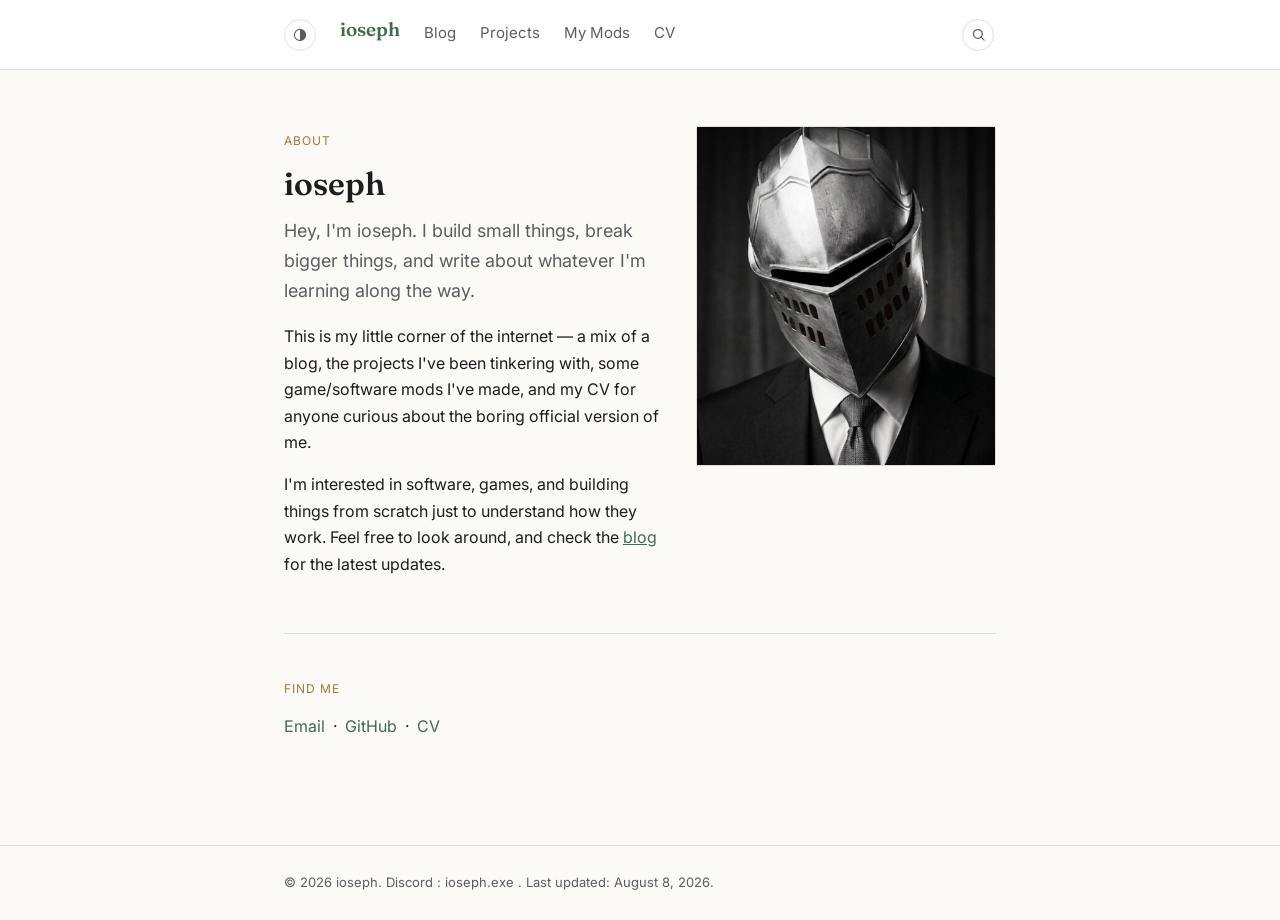
<file: index.html>
<!DOCTYPE html>
<html lang="en">
<head>
<meta charset="UTF-8">
<meta name="viewport" content="width=device-width, initial-scale=1.0">
<!-- سكريبت صغير بيحدد الثيم قبل ما الصفحة تتعرض، عشان منمنعش "فلاش" لون غلط -->
<script>
  (function(){
    try{
      var t = localStorage.getItem('theme') || 'auto';
      if(t !== 'auto'){ document.documentElement.setAttribute('data-theme', t); }
    }catch(e){}
  })();
</script>
<title>ioseph — About</title>
<link rel="stylesheet" href="/style.css">
</head>
<body>

<!-- ======================= الهيدر / القائمة العلوية =======================
     نفس القائمة دي موجودة في كل صفحة. غيّرها هنا وكمان في باقي الصفحات
     (index.html, blog/index.html, projects/index.html, mods/index.html, cv/index.html)
======================================================================= -->
<header class="site-header">
  <nav class="site-nav">
    <!-- زرار تبديل الثيم: تلقائي (زي إعدادات الجهاز) ← أبيض ← أسود ← تلقائي ... -->
    <button class="theme-toggle" id="theme-toggle" type="button" aria-label="Toggle color theme" title="Toggle color theme">
      <svg class="icon icon-auto" viewBox="0 0 24 24" width="16" height="16" aria-hidden="true"><circle cx="12" cy="12" r="8.4" fill="none" stroke="currentColor" stroke-width="1.6"/><path d="M12 3.6a8.4 8.4 0 0 1 0 16.8z" fill="currentColor"/></svg>
      <svg class="icon icon-light" viewBox="0 0 24 24" width="16" height="16" aria-hidden="true"><circle cx="12" cy="12" r="4.3" fill="currentColor"/><g stroke="currentColor" stroke-width="1.6" stroke-linecap="round"><line x1="12" y1="2" x2="12" y2="4.4"/><line x1="12" y1="19.6" x2="12" y2="22"/><line x1="2" y1="12" x2="4.4" y2="12"/><line x1="19.6" y1="12" x2="22" y2="12"/><line x1="4.6" y1="4.6" x2="6.3" y2="6.3"/><line x1="17.7" y1="17.7" x2="19.4" y2="19.4"/><line x1="4.6" y1="19.4" x2="6.3" y2="17.7"/><line x1="17.7" y1="6.3" x2="19.4" y2="4.6"/></g></svg>
      <svg class="icon icon-dark" viewBox="0 0 24 24" width="16" height="16" aria-hidden="true"><path d="M19.8 14.5A8.4 8.4 0 1 1 9.6 4.3a6.9 6.9 0 0 0 10.2 10.2z" fill="currentColor"/></svg>
    </button>
    <a href="/" class="brand active">ioseph</a>
    <a href="/blog/">Blog</a>
    <a href="/projects/">Projects</a>
    <a href="/mods/">My Mods</a>
    <a href="/cv/">CV</a>
    <div class="nav-search" id="nav-search">
      <button type="button" class="nav-search-btn" id="nav-search-btn" aria-label="Search" title="Search">
        <svg viewBox="0 0 24 24" width="15" height="15" aria-hidden="true"><circle cx="11" cy="11" r="7" fill="none" stroke="currentColor" stroke-width="2"/><line x1="16.2" y1="16.2" x2="21" y2="21" stroke="currentColor" stroke-width="2" stroke-linecap="round"/></svg>
      </button>
      <input type="text" id="nav-search-input" class="nav-search-input" placeholder="Search blog…" aria-label="Search blog">
    </div>
  </nav>
</header>

<main>
  <div class="wrap">

    <!-- ====================== قسم About: نص + صورة ======================
         عشان تحط صورتك الحقيقية: سمّي الصورة "prof_pic.jpg" وحطها جوا
         مجلد "img" (نفس مكان placeholder.svg). الكود مش هيحتاج أي تعديل،
         الصورة هتظهر تلقائي بدل الصورة الرمادية الافتراضية.
    ======================================================================= -->
    <div class="profile-grid">

      <div class="profile-text">
        <span class="eyebrow">About</span>
        <h1>ioseph</h1>

        <!-- ====================== نص التعريف — عدّل هنا ====================== -->
        <p class="lead">
          Hey, I'm ioseph. I build small things, break bigger things, and
          write about whatever I'm learning along the way.
        </p>

        <p>
          This is my little corner of the internet — a mix of a blog, the
          projects I've been tinkering with, some game/software mods I've
          made, and my CV for anyone curious about the boring official
          version of me.
        </p>

        <p>
          I'm interested in software, games, and building things from
          scratch just to understand how they work. Feel free to look
          around, and check the <a href="/blog/" style="color:var(--accent); text-decoration:underline;">blog</a>
          for the latest updates.
        </p>
        <!-- ==================================================================== -->
      </div>

      <div class="profile-photo">
        <img
          src="/img/prof_pic.jpg"
          alt="ioseph"
          onerror="this.onerror=null; this.src='/img/placeholder.svg';">
      </div>

    </div>

    <hr class="rule">

    <!-- روابط التواصل — عدّل الايميل والروابط دي بمعلوماتك -->
    <p class="eyebrow">Find me</p>
    <p>
      <a href="mailto:ioseph@example.com" style="color:var(--accent);">Email</a>
      &nbsp;·&nbsp;
      <a href="https://github.com/ioseph" style="color:var(--accent);">GitHub</a>
      &nbsp;·&nbsp;
      <a href="/cv/" style="color:var(--accent);">CV</a>
    </p>

  </div>
</main>

<footer>
  <div class="wrap">
    © <span id="year"></span> ioseph. Discord : ioseph.exe . Last updated: August 8, 2026.

  </div>
</footer>

<script src="/bidi.js"></script>
<script src="/nav-search.js"></script>
<script src="/theme.js"></script>
<script>
  document.getElementById('year').textContent = new Date().getFullYear();
</script>

</body>
</html>
</file>
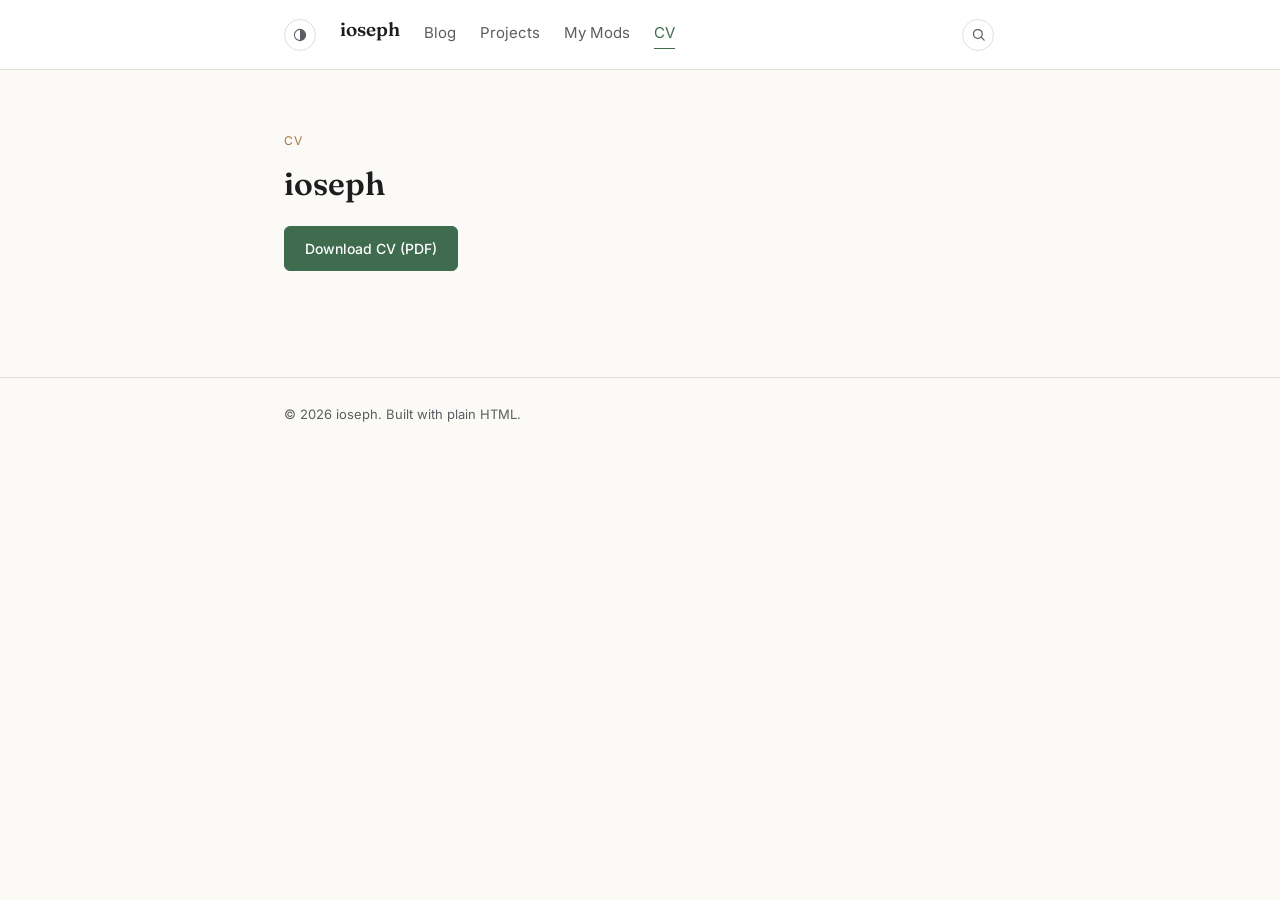
<file: cv/index.html>
<!DOCTYPE html>
<html lang="en">
<head>
<meta charset="UTF-8">
<meta name="viewport" content="width=device-width, initial-scale=1.0">
<!-- سكريبت صغير بيحدد الثيم قبل ما الصفحة تتعرض، عشان منمنعش "فلاش" لون غلط -->
<script>
  (function(){
    try{
      var t = localStorage.getItem('theme') || 'auto';
      if(t !== 'auto'){ document.documentElement.setAttribute('data-theme', t); }
    }catch(e){}
  })();
</script>
<title>ioseph — CV</title>
<link rel="stylesheet" href="/style.css">
</head>
<body>

<!-- ======================= الهيدر / القائمة العلوية =======================
     نفس القائمة دي موجودة في كل صفحة. غيّرها هنا وكمان في باقي الصفحات
     (index.html, blog/index.html, projects/index.html, mods/index.html, cv/index.html)
======================================================================= -->
<header class="site-header">
  <nav class="site-nav">
    <!-- زرار تبديل الثيم: تلقائي (زي إعدادات الجهاز) ← أبيض ← أسود ← تلقائي ... -->
    <button class="theme-toggle" id="theme-toggle" type="button" aria-label="Toggle color theme" title="Toggle color theme">
      <svg class="icon icon-auto" viewBox="0 0 24 24" width="16" height="16" aria-hidden="true"><circle cx="12" cy="12" r="8.4" fill="none" stroke="currentColor" stroke-width="1.6"/><path d="M12 3.6a8.4 8.4 0 0 1 0 16.8z" fill="currentColor"/></svg>
      <svg class="icon icon-light" viewBox="0 0 24 24" width="16" height="16" aria-hidden="true"><circle cx="12" cy="12" r="4.3" fill="currentColor"/><g stroke="currentColor" stroke-width="1.6" stroke-linecap="round"><line x1="12" y1="2" x2="12" y2="4.4"/><line x1="12" y1="19.6" x2="12" y2="22"/><line x1="2" y1="12" x2="4.4" y2="12"/><line x1="19.6" y1="12" x2="22" y2="12"/><line x1="4.6" y1="4.6" x2="6.3" y2="6.3"/><line x1="17.7" y1="17.7" x2="19.4" y2="19.4"/><line x1="4.6" y1="19.4" x2="6.3" y2="17.7"/><line x1="17.7" y1="6.3" x2="19.4" y2="4.6"/></g></svg>
      <svg class="icon icon-dark" viewBox="0 0 24 24" width="16" height="16" aria-hidden="true"><path d="M19.8 14.5A8.4 8.4 0 1 1 9.6 4.3a6.9 6.9 0 0 0 10.2 10.2z" fill="currentColor"/></svg>
    </button>
    <a href="/" class="brand">ioseph</a>
    <a href="/blog/">Blog</a>
    <a href="/projects/">Projects</a>
    <a href="/mods/">My Mods</a>
    <a href="/cv/" class="active">CV</a>
    <div class="nav-search" id="nav-search">
      <button type="button" class="nav-search-btn" id="nav-search-btn" aria-label="Search" title="Search">
        <svg viewBox="0 0 24 24" width="15" height="15" aria-hidden="true"><circle cx="11" cy="11" r="7" fill="none" stroke="currentColor" stroke-width="2"/><line x1="16.2" y1="16.2" x2="21" y2="21" stroke="currentColor" stroke-width="2" stroke-linecap="round"/></svg>
      </button>
      <input type="text" id="nav-search-input" class="nav-search-input" placeholder="Search blog…" aria-label="Search blog">
    </div>
  </nav>
</header>

<main>
  <div class="wrap">
    <span class="eyebrow">CV</span>
    <h1>ioseph</h1>

    <!-- لو عندك ملف CV بصيغة PDF، حطه في مجلد الموقع الرئيسي وسمّيه cv.pdf،
         الزرار ده هيشتغل على طول -->
    <p style="margin-top:22px;"><a href="/cv.pdf" class="btn accent">Download CV (PDF)</a></p>

  </div>
</main>

<footer>
  <div class="wrap">
    © <span id="year"></span> ioseph. Built with plain HTML.
  </div>
</footer>

<script src="/bidi.js"></script>
<script src="/nav-search.js"></script>
<script src="/theme.js"></script>
<script>
  document.getElementById('year').textContent = new Date().getFullYear();
</script>

</body>
</html>
</file>
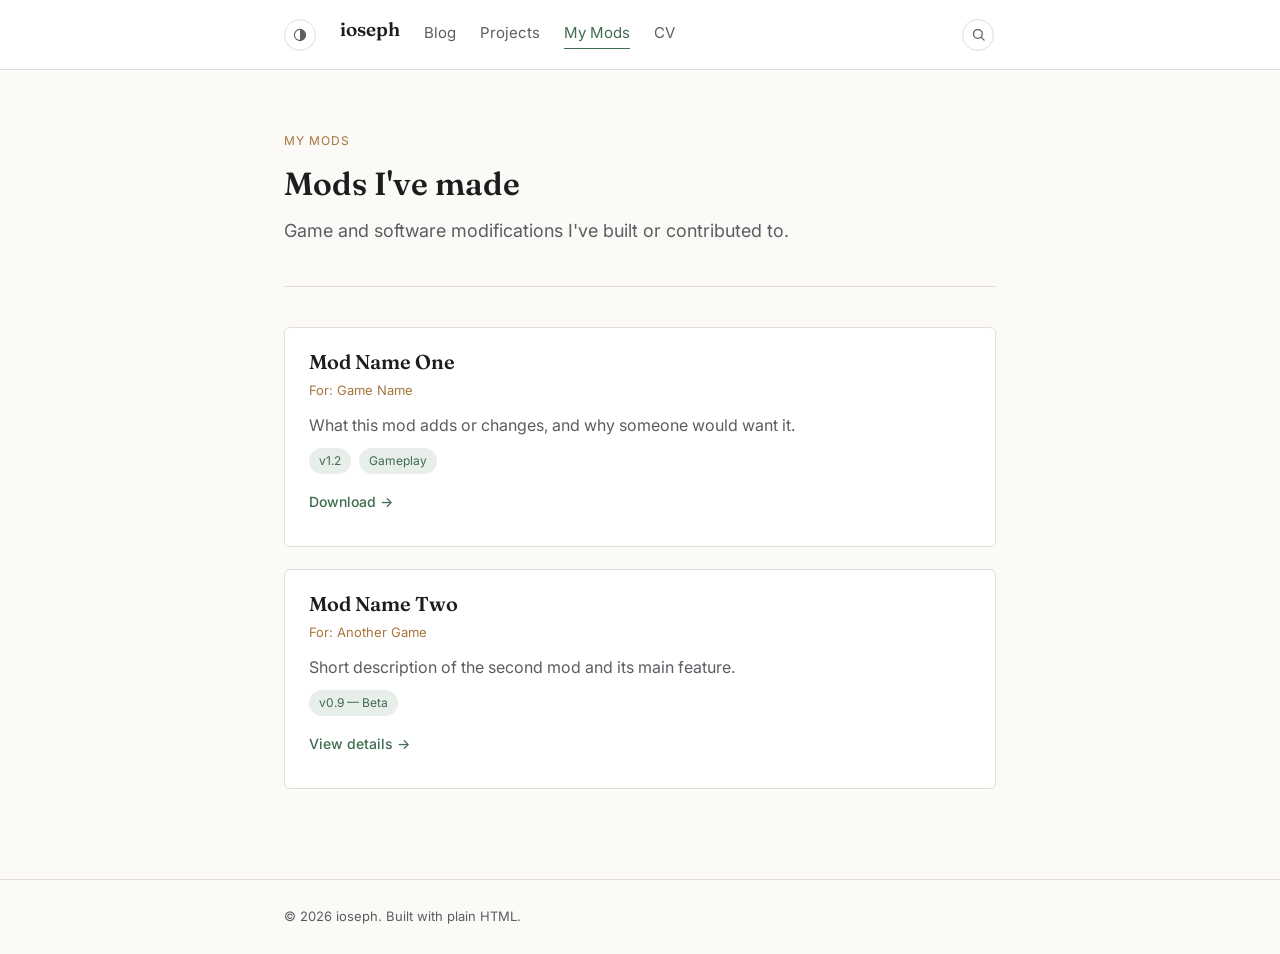
<file: mods/index.html>
<!DOCTYPE html>
<html lang="en">
<head>
<meta charset="UTF-8">
<meta name="viewport" content="width=device-width, initial-scale=1.0">
<!-- سكريبت صغير بيحدد الثيم قبل ما الصفحة تتعرض، عشان منمنعش "فلاش" لون غلط -->
<script>
  (function(){
    try{
      var t = localStorage.getItem('theme') || 'auto';
      if(t !== 'auto'){ document.documentElement.setAttribute('data-theme', t); }
    }catch(e){}
  })();
</script>
<title>ioseph — My Mods</title>
<link rel="stylesheet" href="/style.css">
</head>
<body>

<!-- ======================= الهيدر / القائمة العلوية =======================
     نفس القائمة دي موجودة في كل صفحة. غيّرها هنا وكمان في باقي الصفحات
     (index.html, blog/index.html, projects/index.html, mods/index.html, cv/index.html)
======================================================================= -->
<header class="site-header">
  <nav class="site-nav">
    <!-- زرار تبديل الثيم: تلقائي (زي إعدادات الجهاز) ← أبيض ← أسود ← تلقائي ... -->
    <button class="theme-toggle" id="theme-toggle" type="button" aria-label="Toggle color theme" title="Toggle color theme">
      <svg class="icon icon-auto" viewBox="0 0 24 24" width="16" height="16" aria-hidden="true"><circle cx="12" cy="12" r="8.4" fill="none" stroke="currentColor" stroke-width="1.6"/><path d="M12 3.6a8.4 8.4 0 0 1 0 16.8z" fill="currentColor"/></svg>
      <svg class="icon icon-light" viewBox="0 0 24 24" width="16" height="16" aria-hidden="true"><circle cx="12" cy="12" r="4.3" fill="currentColor"/><g stroke="currentColor" stroke-width="1.6" stroke-linecap="round"><line x1="12" y1="2" x2="12" y2="4.4"/><line x1="12" y1="19.6" x2="12" y2="22"/><line x1="2" y1="12" x2="4.4" y2="12"/><line x1="19.6" y1="12" x2="22" y2="12"/><line x1="4.6" y1="4.6" x2="6.3" y2="6.3"/><line x1="17.7" y1="17.7" x2="19.4" y2="19.4"/><line x1="4.6" y1="19.4" x2="6.3" y2="17.7"/><line x1="17.7" y1="6.3" x2="19.4" y2="4.6"/></g></svg>
      <svg class="icon icon-dark" viewBox="0 0 24 24" width="16" height="16" aria-hidden="true"><path d="M19.8 14.5A8.4 8.4 0 1 1 9.6 4.3a6.9 6.9 0 0 0 10.2 10.2z" fill="currentColor"/></svg>
    </button>
    <a href="/" class="brand">ioseph</a>
    <a href="/blog/">Blog</a>
    <a href="/projects/">Projects</a>
    <a href="/mods/" class="active">My Mods</a>
    <a href="/cv/">CV</a>
    <div class="nav-search" id="nav-search">
      <button type="button" class="nav-search-btn" id="nav-search-btn" aria-label="Search" title="Search">
        <svg viewBox="0 0 24 24" width="15" height="15" aria-hidden="true"><circle cx="11" cy="11" r="7" fill="none" stroke="currentColor" stroke-width="2"/><line x1="16.2" y1="16.2" x2="21" y2="21" stroke="currentColor" stroke-width="2" stroke-linecap="round"/></svg>
      </button>
      <input type="text" id="nav-search-input" class="nav-search-input" placeholder="Search blog…" aria-label="Search blog">
    </div>
  </nav>
</header>

<main>
  <div class="wrap">
    <span class="eyebrow">My Mods</span>
    <h1>Mods I've made</h1>
    <p class="lead">Game and software modifications I've built or contributed to.</p>

    <hr class="rule">

    <!-- ===================== عشان تضيف مود جديد =====================
         نفس فكرة صفحة المشاريع بالظبط: انسخ حتة card والصقها وعدّل فيها
    ==================================================================== -->
    <div class="card-list">

      <div class="card">
        <h3>Mod Name One</h3>
        <div class="meta">For: Game Name</div>
        <p>What this mod adds or changes, and why someone would want it.</p>
        <div class="tags">
          <span class="tag">v1.2</span>
          <span class="tag">Gameplay</span>
        </div>
        <p style="margin-top:14px;">
          <a class="card-link" href="#" style="color:var(--accent);">Download</a>
        </p>
      </div>

      <div class="card">
        <h3>Mod Name Two</h3>
        <div class="meta">For: Another Game</div>
        <p>Short description of the second mod and its main feature.</p>
        <div class="tags">
          <span class="tag">v0.9 — Beta</span>
        </div>
        <p style="margin-top:14px;">
          <a class="card-link" href="#" style="color:var(--accent);">View details</a>
        </p>
      </div>

    </div>
    <!-- ==================================================================== -->

  </div>
</main>

<footer>
  <div class="wrap">
    © <span id="year"></span> ioseph. Built with plain HTML.
  </div>
</footer>

<script src="/bidi.js"></script>
<script src="/nav-search.js"></script>
<script src="/theme.js"></script>
<script>
  document.getElementById('year').textContent = new Date().getFullYear();
</script>

</body>
</html>
</file>
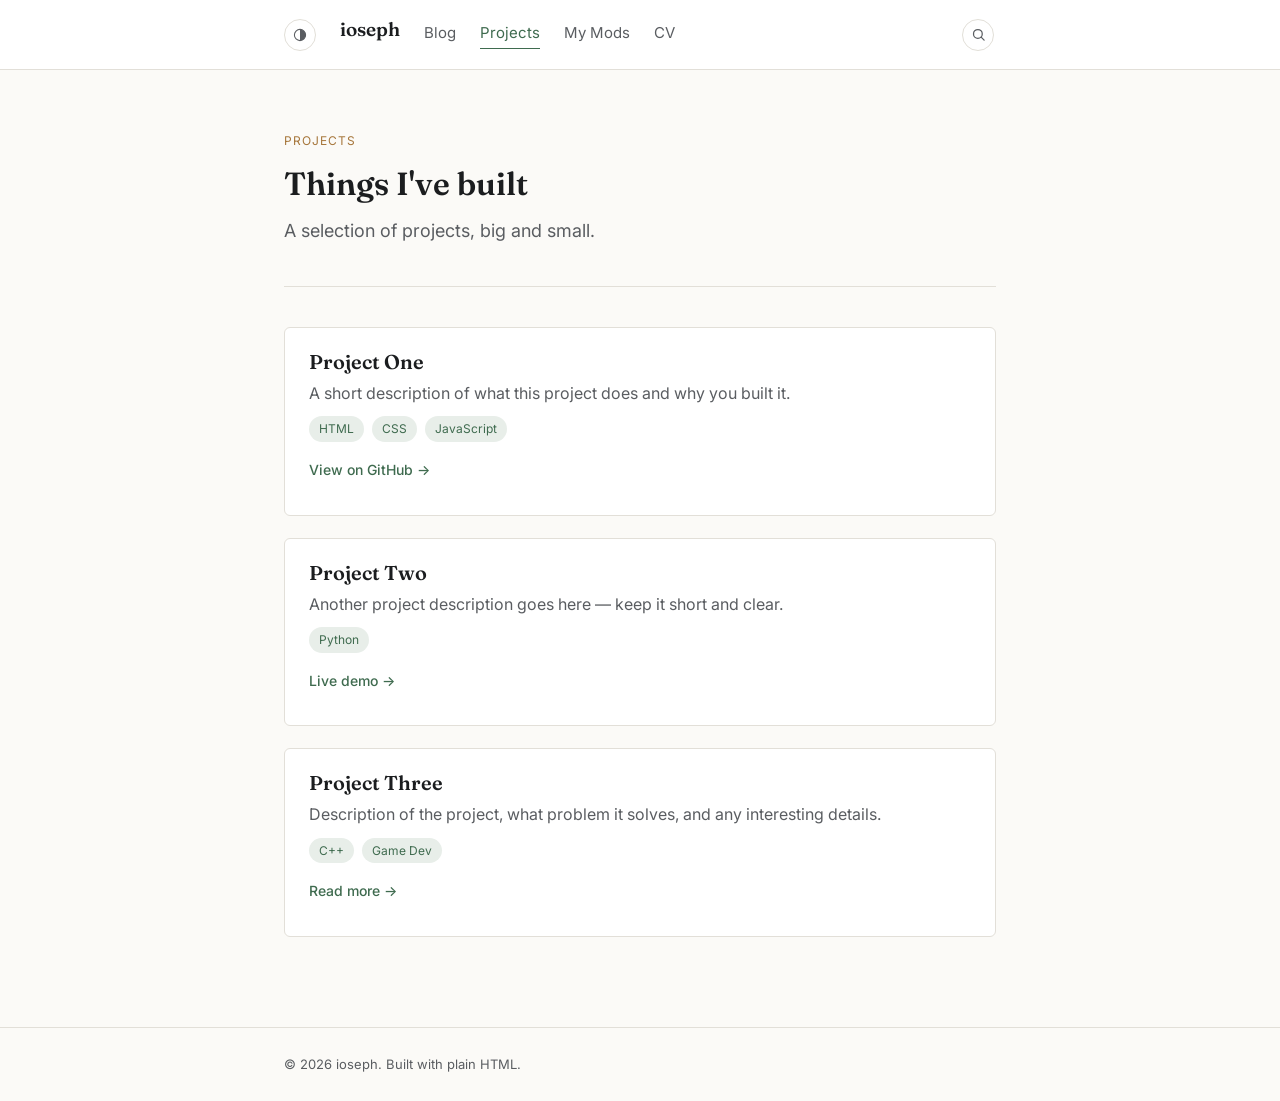
<file: projects/index.html>
<!DOCTYPE html>
<html lang="en">
<head>
<meta charset="UTF-8">
<meta name="viewport" content="width=device-width, initial-scale=1.0">
<!-- سكريبت صغير بيحدد الثيم قبل ما الصفحة تتعرض، عشان منمنعش "فلاش" لون غلط -->
<script>
  (function(){
    try{
      var t = localStorage.getItem('theme') || 'auto';
      if(t !== 'auto'){ document.documentElement.setAttribute('data-theme', t); }
    }catch(e){}
  })();
</script>
<title>ioseph — Projects</title>
<link rel="stylesheet" href="/style.css">
</head>
<body>

<!-- ======================= الهيدر / القائمة العلوية =======================
     نفس القائمة دي موجودة في كل صفحة. غيّرها هنا وكمان في باقي الصفحات
     (index.html, blog/index.html, projects/index.html, mods/index.html, cv/index.html)
======================================================================= -->
<header class="site-header">
  <nav class="site-nav">
    <!-- زرار تبديل الثيم: تلقائي (زي إعدادات الجهاز) ← أبيض ← أسود ← تلقائي ... -->
    <button class="theme-toggle" id="theme-toggle" type="button" aria-label="Toggle color theme" title="Toggle color theme">
      <svg class="icon icon-auto" viewBox="0 0 24 24" width="16" height="16" aria-hidden="true"><circle cx="12" cy="12" r="8.4" fill="none" stroke="currentColor" stroke-width="1.6"/><path d="M12 3.6a8.4 8.4 0 0 1 0 16.8z" fill="currentColor"/></svg>
      <svg class="icon icon-light" viewBox="0 0 24 24" width="16" height="16" aria-hidden="true"><circle cx="12" cy="12" r="4.3" fill="currentColor"/><g stroke="currentColor" stroke-width="1.6" stroke-linecap="round"><line x1="12" y1="2" x2="12" y2="4.4"/><line x1="12" y1="19.6" x2="12" y2="22"/><line x1="2" y1="12" x2="4.4" y2="12"/><line x1="19.6" y1="12" x2="22" y2="12"/><line x1="4.6" y1="4.6" x2="6.3" y2="6.3"/><line x1="17.7" y1="17.7" x2="19.4" y2="19.4"/><line x1="4.6" y1="19.4" x2="6.3" y2="17.7"/><line x1="17.7" y1="6.3" x2="19.4" y2="4.6"/></g></svg>
      <svg class="icon icon-dark" viewBox="0 0 24 24" width="16" height="16" aria-hidden="true"><path d="M19.8 14.5A8.4 8.4 0 1 1 9.6 4.3a6.9 6.9 0 0 0 10.2 10.2z" fill="currentColor"/></svg>
    </button>
    <a href="/" class="brand">ioseph</a>
    <a href="/blog/">Blog</a>
    <a href="/projects/" class="active">Projects</a>
    <a href="/mods/">My Mods</a>
    <a href="/cv/">CV</a>
    <div class="nav-search" id="nav-search">
      <button type="button" class="nav-search-btn" id="nav-search-btn" aria-label="Search" title="Search">
        <svg viewBox="0 0 24 24" width="15" height="15" aria-hidden="true"><circle cx="11" cy="11" r="7" fill="none" stroke="currentColor" stroke-width="2"/><line x1="16.2" y1="16.2" x2="21" y2="21" stroke="currentColor" stroke-width="2" stroke-linecap="round"/></svg>
      </button>
      <input type="text" id="nav-search-input" class="nav-search-input" placeholder="Search blog…" aria-label="Search blog">
    </div>
  </nav>
</header>

<main>
  <div class="wrap">
    <span class="eyebrow">Projects</span>
    <h1>Things I've built</h1>
    <p class="lead">A selection of projects, big and small.</p>

    <hr class="rule">

    <!-- ===================== عشان تضيف مشروع جديد =====================
         انسخ حتة "card" كاملة من اللي تحت والصقها، وعدّل فيها:
         العنوان، الوصف، التاجز (تحت في tags)، والرابط href
    ==================================================================== -->
    <div class="card-list">

      <div class="card">
        <h3>Project One</h3>
        <p>A short description of what this project does and why you built it.</p>
        <div class="tags">
          <span class="tag">HTML</span>
          <span class="tag">CSS</span>
          <span class="tag">JavaScript</span>
        </div>
        <p style="margin-top:14px;">
          <a class="card-link" href="https://github.com/ioseph" style="color:var(--accent);">View on GitHub</a>
        </p>
      </div>

      <div class="card">
        <h3>Project Two</h3>
        <p>Another project description goes here — keep it short and clear.</p>
        <div class="tags">
          <span class="tag">Python</span>
        </div>
        <p style="margin-top:14px;">
          <a class="card-link" href="#" style="color:var(--accent);">Live demo</a>
        </p>
      </div>

      <div class="card">
        <h3>Project Three</h3>
        <p>Description of the project, what problem it solves, and any interesting details.</p>
        <div class="tags">
          <span class="tag">C++</span>
          <span class="tag">Game Dev</span>
        </div>
        <p style="margin-top:14px;">
          <a class="card-link" href="#" style="color:var(--accent);">Read more</a>
        </p>
      </div>

    </div>
    <!-- ==================================================================== -->

  </div>
</main>

<footer>
  <div class="wrap">
    © <span id="year"></span> ioseph. Built with plain HTML.
  </div>
</footer>

<script src="/bidi.js"></script>
<script src="/nav-search.js"></script>
<script src="/theme.js"></script>
<script>
  document.getElementById('year').textContent = new Date().getFullYear();
</script>

</body>
</html>
</file>
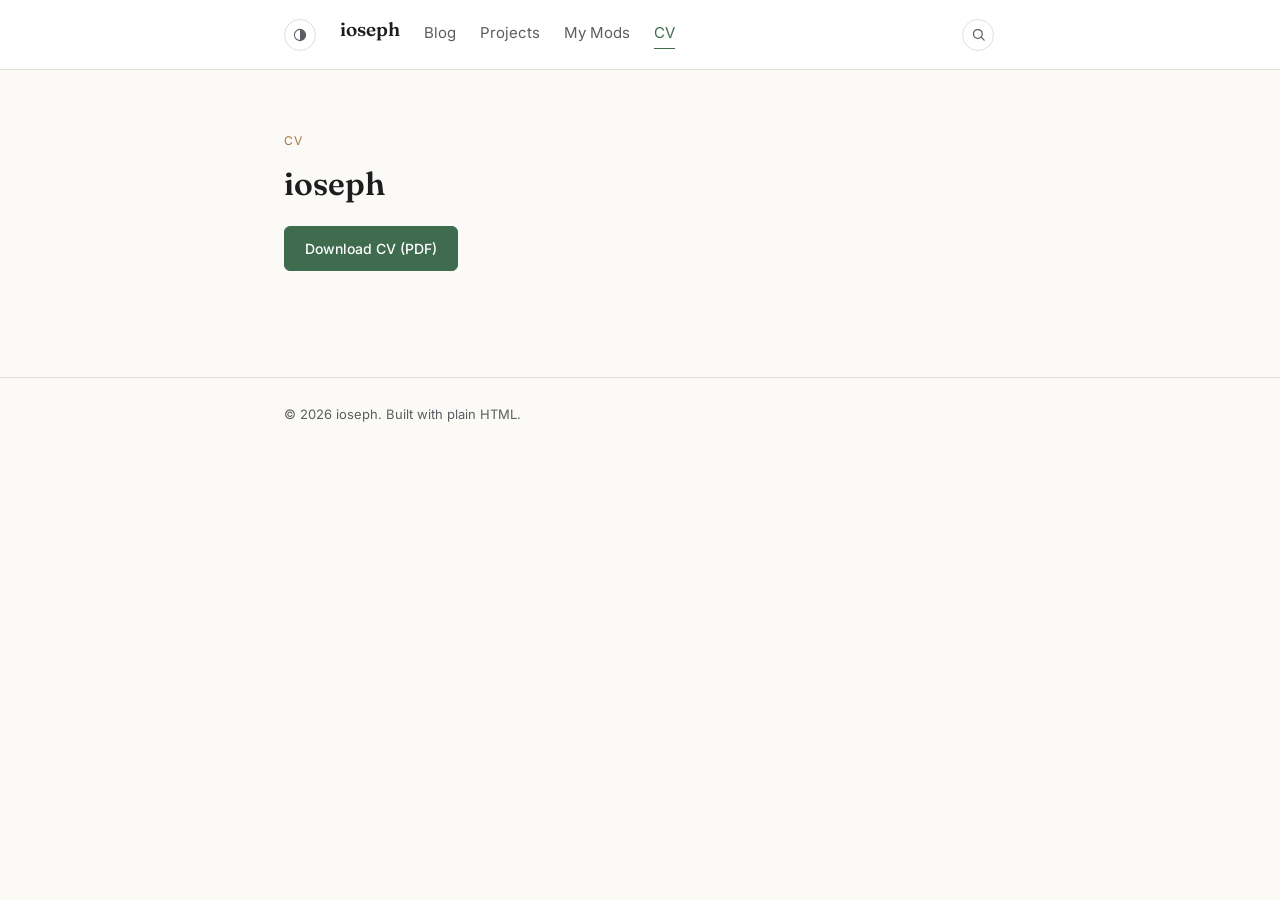
<file: cv.html>
<!DOCTYPE html>
<html lang="en">
<head>
<meta charset="UTF-8">
<meta name="viewport" content="width=device-width, initial-scale=1.0">
<!-- سكريبت صغير بيحدد الثيم قبل ما الصفحة تتعرض، عشان منمنعش "فلاش" لون غلط -->
<script>
  (function(){
    try{
      var t = localStorage.getItem('theme') || 'auto';
      if(t !== 'auto'){ document.documentElement.setAttribute('data-theme', t); }
    }catch(e){}
  })();
</script>
<title>ioseph — CV</title>
<link rel="stylesheet" href="style.css">
</head>
<body>

<header class="site-header">
  <nav class="site-nav">
    <!-- زرار تبديل الثيم: تلقائي (زي إعدادات الجهاز) ← أبيض ← أسود ← تلقائي ... -->
    <button class="theme-toggle" id="theme-toggle" type="button" aria-label="Toggle color theme" title="Toggle color theme">
      <svg class="icon icon-auto" viewBox="0 0 24 24" width="16" height="16" aria-hidden="true"><circle cx="12" cy="12" r="8.4" fill="none" stroke="currentColor" stroke-width="1.6"/><path d="M12 3.6a8.4 8.4 0 0 1 0 16.8z" fill="currentColor"/></svg>
      <svg class="icon icon-light" viewBox="0 0 24 24" width="16" height="16" aria-hidden="true"><circle cx="12" cy="12" r="4.3" fill="currentColor"/><g stroke="currentColor" stroke-width="1.6" stroke-linecap="round"><line x1="12" y1="2" x2="12" y2="4.4"/><line x1="12" y1="19.6" x2="12" y2="22"/><line x1="2" y1="12" x2="4.4" y2="12"/><line x1="19.6" y1="12" x2="22" y2="12"/><line x1="4.6" y1="4.6" x2="6.3" y2="6.3"/><line x1="17.7" y1="17.7" x2="19.4" y2="19.4"/><line x1="4.6" y1="19.4" x2="6.3" y2="17.7"/><line x1="17.7" y1="6.3" x2="19.4" y2="4.6"/></g></svg>
      <svg class="icon icon-dark" viewBox="0 0 24 24" width="16" height="16" aria-hidden="true"><path d="M19.8 14.5A8.4 8.4 0 1 1 9.6 4.3a6.9 6.9 0 0 0 10.2 10.2z" fill="currentColor"/></svg>
    </button>
    <a href="index.html" class="brand">ioseph</a>
    <a href="blog.html">Blog</a>
    <a href="projects.html">Projects</a>
    <a href="mods.html">My Mods</a>
    <a href="cv.html" class="active">CV</a>
    <div class="nav-search" id="nav-search">
      <button type="button" class="nav-search-btn" id="nav-search-btn" aria-label="Search" title="Search">
        <svg viewBox="0 0 24 24" width="15" height="15" aria-hidden="true"><circle cx="11" cy="11" r="7" fill="none" stroke="currentColor" stroke-width="2"/><line x1="16.2" y1="16.2" x2="21" y2="21" stroke="currentColor" stroke-width="2" stroke-linecap="round"/></svg>
      </button>
      <input type="text" id="nav-search-input" class="nav-search-input" placeholder="Search blog…" aria-label="Search blog">
    </div>
  </nav>
</header>

<main>
  <div class="wrap">
    <span class="eyebrow">CV</span>
    <h1>ioseph</h1>

    <!-- لو عندك ملف CV بصيغة PDF، حطه في مجلد الموقع وسمّيه cv.pdf،
         الزرار ده هيشتغل على طول -->
    <p style="margin-top:22px;"><a href="cv.pdf" class="btn accent">Download CV (PDF)</a></p>

  </div>
</main>

<footer>
  <div class="wrap">
    © <span id="year"></span> ioseph. Built with plain HTML.
  </div>
</footer>

<script src="nav-search.js"></script>
<script src="theme.js"></script>
<script>
  document.getElementById('year').textContent = new Date().getFullYear();
</script>

</body>
</html>
</file>
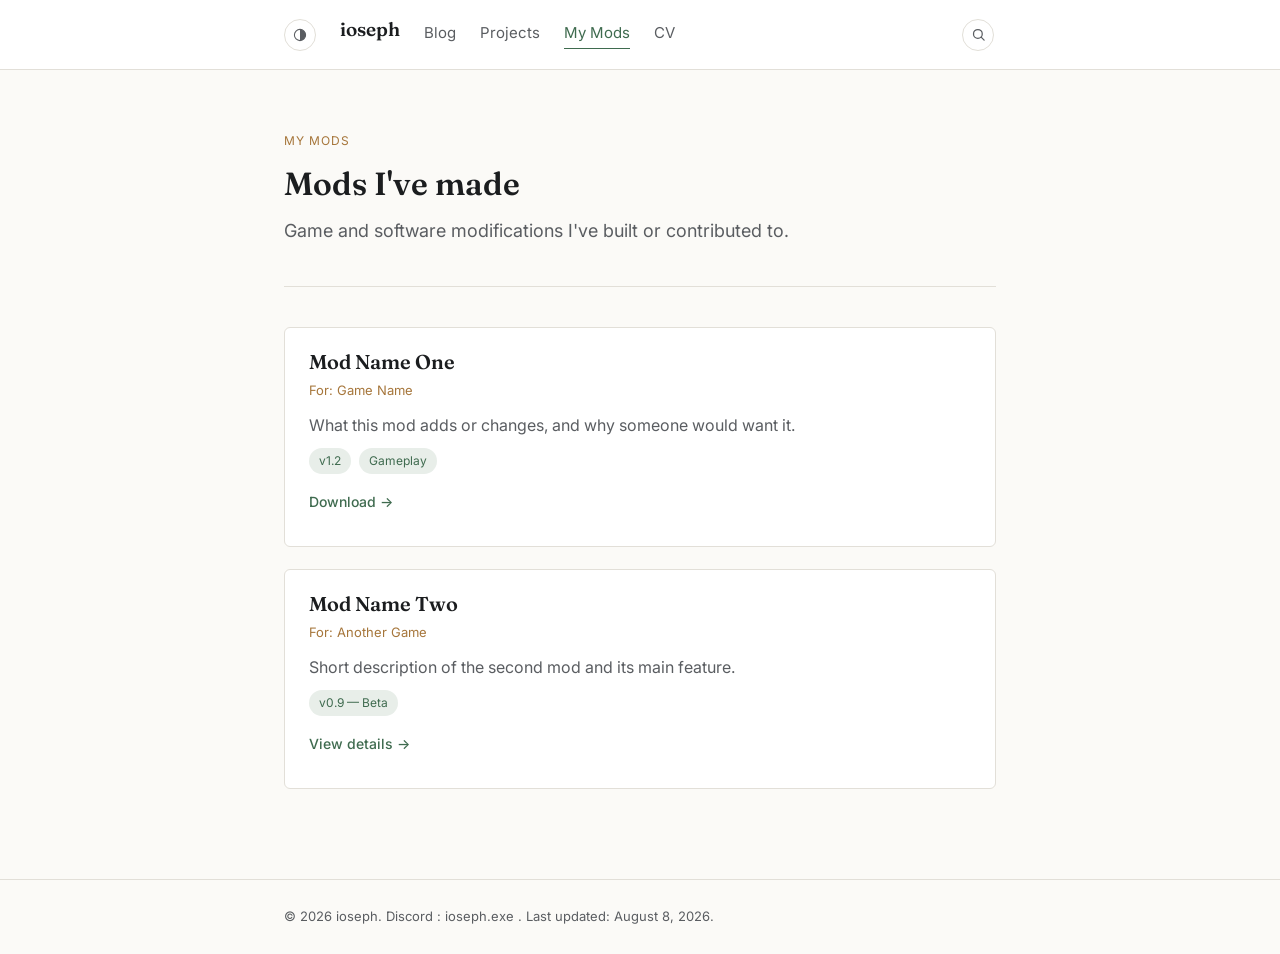
<file: mods.html>
<!DOCTYPE html>
<html lang="en">
<head>
<meta charset="UTF-8">
<meta name="viewport" content="width=device-width, initial-scale=1.0">
<!-- سكريبت صغير بيحدد الثيم قبل ما الصفحة تتعرض، عشان منمنعش "فلاش" لون غلط -->
<script>
  (function(){
    try{
      var t = localStorage.getItem('theme') || 'auto';
      if(t !== 'auto'){ document.documentElement.setAttribute('data-theme', t); }
    }catch(e){}
  })();
</script>
<title>ioseph — My Mods</title>
<link rel="stylesheet" href="style.css">
</head>
<body>

<header class="site-header">
  <nav class="site-nav">
    <!-- زرار تبديل الثيم: تلقائي (زي إعدادات الجهاز) ← أبيض ← أسود ← تلقائي ... -->
    <button class="theme-toggle" id="theme-toggle" type="button" aria-label="Toggle color theme" title="Toggle color theme">
      <svg class="icon icon-auto" viewBox="0 0 24 24" width="16" height="16" aria-hidden="true"><circle cx="12" cy="12" r="8.4" fill="none" stroke="currentColor" stroke-width="1.6"/><path d="M12 3.6a8.4 8.4 0 0 1 0 16.8z" fill="currentColor"/></svg>
      <svg class="icon icon-light" viewBox="0 0 24 24" width="16" height="16" aria-hidden="true"><circle cx="12" cy="12" r="4.3" fill="currentColor"/><g stroke="currentColor" stroke-width="1.6" stroke-linecap="round"><line x1="12" y1="2" x2="12" y2="4.4"/><line x1="12" y1="19.6" x2="12" y2="22"/><line x1="2" y1="12" x2="4.4" y2="12"/><line x1="19.6" y1="12" x2="22" y2="12"/><line x1="4.6" y1="4.6" x2="6.3" y2="6.3"/><line x1="17.7" y1="17.7" x2="19.4" y2="19.4"/><line x1="4.6" y1="19.4" x2="6.3" y2="17.7"/><line x1="17.7" y1="6.3" x2="19.4" y2="4.6"/></g></svg>
      <svg class="icon icon-dark" viewBox="0 0 24 24" width="16" height="16" aria-hidden="true"><path d="M19.8 14.5A8.4 8.4 0 1 1 9.6 4.3a6.9 6.9 0 0 0 10.2 10.2z" fill="currentColor"/></svg>
    </button>
    <a href="index.html" class="brand">ioseph</a>
    <a href="blog.html">Blog</a>
    <a href="projects.html">Projects</a>
    <a href="mods.html" class="active">My Mods</a>
    <a href="cv.html">CV</a>
    <div class="nav-search" id="nav-search">
      <button type="button" class="nav-search-btn" id="nav-search-btn" aria-label="Search" title="Search">
        <svg viewBox="0 0 24 24" width="15" height="15" aria-hidden="true"><circle cx="11" cy="11" r="7" fill="none" stroke="currentColor" stroke-width="2"/><line x1="16.2" y1="16.2" x2="21" y2="21" stroke="currentColor" stroke-width="2" stroke-linecap="round"/></svg>
      </button>
      <input type="text" id="nav-search-input" class="nav-search-input" placeholder="Search blog…" aria-label="Search blog">
    </div>
  </nav>
</header>

<main>
  <div class="wrap">
    <span class="eyebrow">My Mods</span>
    <h1>Mods I've made</h1>
    <p class="lead">Game and software modifications I've built or contributed to.</p>

    <hr class="rule">

    <!-- ===================== عشان تضيف مود جديد =====================
         نفس فكرة صفحة المشاريع بالظبط: انسخ حتة card والصقها وعدّل فيها
    ==================================================================== -->
    <div class="card-list">

      <div class="card">
        <h3>Mod Name One</h3>
        <div class="meta">For: Game Name</div>
        <p>What this mod adds or changes, and why someone would want it.</p>
        <div class="tags">
          <span class="tag">v1.2</span>
          <span class="tag">Gameplay</span>
        </div>
        <p style="margin-top:14px;">
          <a class="card-link" href="#" style="color:var(--accent);">Download</a>
        </p>
      </div>

      <div class="card">
        <h3>Mod Name Two</h3>
        <div class="meta">For: Another Game</div>
        <p>Short description of the second mod and its main feature.</p>
        <div class="tags">
          <span class="tag">v0.9 — Beta</span>
        </div>
        <p style="margin-top:14px;">
          <a class="card-link" href="#" style="color:var(--accent);">View details</a>
        </p>
      </div>

    </div>
    <!-- ==================================================================== -->

  </div>
</main>

<footer>
  <div class="wrap">
    © <span id="year"></span> ioseph. Discord : ioseph.exe . Last updated: August 8, 2026.
  </div>
</footer>

<script src="nav-search.js"></script>
<script src="theme.js"></script>
<script>
  document.getElementById('year').textContent = new Date().getFullYear();
</script>

</body>
</html>
</file>
<file: style.css>
/* =========================================================================
   style.css — التنسيق العام لكل صفحات الموقع
   الملف ده بيتحكم في شكل كل الصفحات، مش محتاج تعدل فيه غير لو حابب تغير
   الألوان أو الخطوط. لو عايز تعدل نص أو تضيف بوست، روح على ملفات ال HTML.
   ========================================================================= */

@import url('https://fonts.googleapis.com/css2?family=Fraunces:opsz,wght@9..144,400;9..144,500;9..144,600;9..144,700&family=Inter:wght@400;500;600&display=swap');

:root{
  --bg: #fbfaf7;
  --paper: #ffffff;
  --ink: #1b1d1f;
  --ink-soft: #5a5d61;
  --accent: #3f6b4f;      /* أخضر داكن - اللون الأساسي */
  --accent-soft: #e8eee9; /* خلفية فاتحة لنفس اللون */
  --gold: #a6763b;        /* لون ثانوي للتواريخ والتاجز */
  --rule: #e2dfd8;        /* لون الخطوط الرفيعة */
  --radius: 6px;
  --max-width: 760px;
}

/* ---------- Dark theme ----------
   بتتفعل في حالتين: (1) لما اليوزر يختار "أسود" بالزرار، أو
   (2) في وضع "تلقائي" ولسه ما اختارش حاجة، وجهازه شغال دارك مود */
:root[data-theme="dark"]{
  --bg: #17181a;
  --paper: #1f2123;
  --ink: #ececec;
  --ink-soft: #a3a6ab;
  --accent: #74b389;
  --accent-soft: #223129;
  --gold: #d9ac6c;
  --rule: #2d3033;
}

@media (prefers-color-scheme: dark){
  :root:not([data-theme]){
    --bg: #17181a;
    --paper: #1f2123;
    --ink: #ececec;
    --ink-soft: #a3a6ab;
    --accent: #74b389;
    --accent-soft: #223129;
    --gold: #d9ac6c;
    --rule: #2d3033;
  }
}

body{
  transition: background-color .25s ease, color .25s ease;
}
header.site-header, .card, footer, .theme-toggle{
  transition: background-color .25s ease, border-color .25s ease, color .15s ease;
}

*{ box-sizing: border-box; }

html{ scroll-behavior: smooth; }

body{
  margin: 0;
  background: var(--bg);
  color: var(--ink);
  font-family: 'Inter', -apple-system, Segoe UI, Arial, sans-serif;
  font-size: 16px;
  line-height: 1.65;
  -webkit-font-smoothing: antialiased;
}

h1, h2, h3, .brand{
  font-family: 'Fraunces', Georgia, 'Times New Roman', serif;
  font-weight: 600;
  color: var(--ink);
  line-height: 1.2;
  margin: 0 0 .4em;
}

a{ color: inherit; text-decoration: none; }

p{ margin: 0 0 1em; }

.wrap{
  max-width: var(--max-width);
  margin: 0 auto;
  padding: 0 24px;
}

/* ---------- Header / Nav ---------- */

header.site-header{
  border-bottom: 1px solid var(--rule);
  background: var(--paper);
}

nav.site-nav{
  max-width: var(--max-width);
  margin: 0 auto;
  padding: 18px 24px;
  display: flex;
  flex-wrap: wrap;
  align-items: center;
  gap: 24px;
}

nav.site-nav a{
  font-size: 15px;
  color: var(--ink-soft);
  position: relative;
  padding-bottom: 3px;
  transition: color .15s ease;
}

nav.site-nav a:hover{ color: var(--accent); }

nav.site-nav a::after{
  content: "";
  position: absolute;
  left: 0; bottom: 0;
  width: 0%;
  height: 1px;
  background: var(--accent);
  transition: width .2s ease;
}

nav.site-nav a:hover::after{ width: 100%; }

nav.site-nav a.brand{
  font-size: 19px;
  font-weight: 600;
  color: var(--ink);
  padding-bottom: 3px;
}

nav.site-nav a.brand::after{ display: none; }

nav.site-nav a.active{ color: var(--accent); }
nav.site-nav a.active::after{ width: 100%; }

/* ---------- Theme toggle (auto / light / dark) ---------- */

.theme-toggle{
  width: 32px;
  height: 32px;
  flex-shrink: 0;
  border-radius: 50%;
  border: 1px solid var(--rule);
  background: var(--paper);
  color: var(--ink-soft);
  display: flex;
  align-items: center;
  justify-content: center;
  padding: 0;
  cursor: pointer;
}

.theme-toggle:hover{ border-color: var(--accent); color: var(--accent); }

.theme-toggle .icon{ display: none; }

/* قبل ما الجافاسكريبت يشتغل، وريه أيقونة "تلقائي" كافتراضي */
.theme-toggle:not([data-state]) .icon-auto{ display: block; }

.theme-toggle[data-state="auto"] .icon-auto{ display: block; }
.theme-toggle[data-state="light"] .icon-light{ display: block; }
.theme-toggle[data-state="dark"] .icon-dark{ display: block; }

/* ---------- Main content ---------- */

main{ padding: 56px 0 90px; }

.eyebrow{
  display: inline-block;
  font-size: 12px;
  letter-spacing: .08em;
  text-transform: uppercase;
  color: var(--gold);
  margin-bottom: 14px;
}

.lead{
  font-size: 18px;
  color: var(--ink-soft);
}

hr.rule{
  border: none;
  border-top: 1px solid var(--rule);
  margin: 40px 0;
}

/* avatar monogram - دايرة بحرفين، لسه متاحة لو حبيت تستخدمها في مكان تاني */
.avatar{
  width: 72px; height: 72px;
  border-radius: 50%;
  background: var(--accent-soft);
  color: var(--accent);
  display: flex; align-items: center; justify-content: center;
  font-family: 'Fraunces', serif;
  font-size: 26px;
  font-weight: 600;
  margin-bottom: 22px;
}

/* ---------- Profile photo (صفحة About) ---------- */

.profile-grid{
  display: flex;
  flex-wrap: wrap;
  align-items: flex-start;
  gap: 36px;
  margin-bottom: 8px;
}

.profile-text{ flex: 1 1 320px; min-width: 260px; }

.profile-photo{ flex: 0 0 auto; }

.profile-photo img{
  display: block;
  width: 300px;
  height: 340px;
  object-fit: cover;
  background: var(--accent-soft);
  border: 1px solid var(--rule);
}

@media (max-width: 700px){
  .profile-grid{ flex-direction: column-reverse; }
  .profile-photo img{ width: 100%; max-width: 300px; height: 300px; }
}

/* ---------- Cards (projects / mods / blog list) ---------- */

.card-list{
  display: flex;
  flex-direction: column;
  gap: 22px;
}

.card{
  background: var(--paper);
  border: 1px solid var(--rule);
  border-radius: var(--radius);
  padding: 22px 24px;
  transition: border-color .15s ease, transform .15s ease;
}

.card:hover{
  border-color: var(--accent);
}

.card h3{ margin-bottom: 6px; font-size: 20px; }

.card .meta{
  font-size: 13px;
  color: var(--gold);
  margin-bottom: 10px;
}

.card p{ color: var(--ink-soft); margin-bottom: 10px; }

.tags{ display: flex; flex-wrap: wrap; gap: 8px; margin-top: 10px; }

.tag{
  font-size: 12px;
  background: var(--accent-soft);
  color: var(--accent);
  padding: 3px 10px;
  border-radius: 999px;
}

/* تصنيف بصورة بدل لون (لو ضفت img: في TAG_DEFS) — الصورة نفسها بتتقص
   بشكل الفلير المستدير (pill) عن طريق border-radius على الصورة
   مباشرة، من غير أي خلفية أو حدود زيادة حواليها */
.flair-img{
  height: 26px;
  width: auto;
  max-width: 220px;
  object-fit: cover;
  border-radius: 999px;
  vertical-align: middle;
  display: inline-block;
}

.flair-img-btn{
  height: 30px;
  width: auto;
  max-width: 220px;
  object-fit: cover;
  display: block;
  border-radius: 999px;
}

.flair-btn.flair-btn-img{
  padding: 0;
  margin: 0;
  background: transparent !important;
  border: none;
  line-height: 0;
  border-radius: 999px;
  overflow: hidden;
}

.card-link{
  font-size: 14px;
  color: var(--accent);
  font-weight: 500;
}

.card-link:after{ content: " →"; }

/* ---------- Blog: flair bar / search / pagination ---------- */

.flair-bar{
  display: flex;
  flex-wrap: wrap;
  gap: 10px 12px;
  margin: 18px 0 24px;
}

.flair-btn{
  border: none;
  border-radius: 999px;
  padding: 7px 16px;
  font-size: 12.5px;
  font-weight: 600;
  color: #fff;
  cursor: pointer;
  opacity: .55;
  box-shadow: 0 1px 2px rgba(0,0,0,.15);
  transition: opacity .15s ease, transform .15s ease;
}

.flair-btn:hover{ opacity: .85; }

.flair-btn.active{ opacity: 1; transform: translateY(-1px); }

.flair-btn[data-tag=""]{
  background: var(--ink-soft) !important;
}

.search-box{
  position: relative;
  max-width: 520px;
  margin: 4px 0 24px;
}

.search-box .search-icon{
  position: absolute;
  left: 18px;
  top: 50%;
  transform: translateY(-50%);
  color: var(--ink-soft);
  pointer-events: none;
}

.search-box input{
  width: 100%;
  padding: 13px 18px 13px 46px;
  border: 1px solid var(--rule);
  border-radius: 999px;
  background: var(--paper);
  color: var(--ink);
  font-family: inherit;
  font-size: 15px;
  box-shadow: 0 1px 4px rgba(0,0,0,.05);
}

.search-box input:focus{
  outline: none;
  border-color: var(--accent);
  box-shadow: 0 0 0 3px var(--accent-soft);
}

.pagination{
  display: flex;
  align-items: center;
  flex-wrap: wrap;
  gap: 8px;
  justify-content: center;
  margin-top: 38px;
}

.page-btn{
  min-width: 38px;
  height: 38px;
  padding: 0 8px;
  border: 1px solid var(--rule);
  border-radius: 8px;
  background: var(--paper);
  color: var(--ink-soft);
  font-size: 14px;
  cursor: pointer;
}

.page-btn:hover{ border-color: var(--accent); color: var(--accent); }

.page-btn.active{
  background: var(--accent);
  border-color: var(--accent);
  color: #fff;
  font-weight: 600;
}

.page-btn:disabled{
  opacity: .35;
  cursor: default;
}
.page-btn:disabled:hover{ border-color: var(--rule); color: var(--ink-soft); }

/* ---------- Nav search (in the header) ---------- */

.nav-search{
  display: flex;
  align-items: center;
  margin-left: auto;
  flex-shrink: 0;
}

.nav-search-btn{
  width: 32px;
  height: 32px;
  flex-shrink: 0;
  border-radius: 50%;
  border: 1px solid var(--rule);
  background: var(--paper);
  color: var(--ink-soft);
  display: flex;
  align-items: center;
  justify-content: center;
  padding: 0;
  cursor: pointer;
  transition: border-color .15s ease, color .15s ease;
}

.nav-search-btn:hover{ border-color: var(--accent); color: var(--accent); }

.nav-search-input{
  width: 0;
  opacity: 0;
  padding: 0;
  margin-left: 0;
  border: 1px solid var(--rule);
  border-radius: 999px;
  background: var(--paper);
  color: var(--ink);
  font-family: inherit;
  font-size: 13px;
  height: 32px;
  transition: width .2s ease, opacity .2s ease, padding .2s ease, margin .2s ease;
  overflow: hidden;
}

.nav-search.open .nav-search-input{
  width: 170px;
  opacity: 1;
  padding: 0 14px;
  margin-left: 8px;
}

.nav-search-input:focus{ outline: none; border-color: var(--accent); }

@media (max-width: 560px){
  .nav-search.open .nav-search-input{ width: 130px; }
}

/* ---------- Buttons ---------- */

.btn{
  display: inline-block;
  padding: 10px 20px;
  border: 1px solid var(--ink);
  border-radius: var(--radius);
  font-size: 14px;
  font-weight: 500;
}

.btn:hover{ background: var(--ink); color: var(--paper); }

.btn.accent{ border-color: var(--accent); background: var(--accent); color: #fff; }
.btn.accent:hover{ opacity: .88; }

/* ---------- Blog post page ---------- */

.post-title{ font-size: 32px; }

.post-meta{
  font-size: 13px;
  color: var(--gold);
  margin-bottom: 30px;
}

.post-body h2{ font-size: 22px; margin-top: 1.6em; }
.post-body h3{ font-size: 18px; margin-top: 1.4em; }
.post-body p{ color: var(--ink); }
.post-body img{ max-width: 100%; border-radius: var(--radius); margin: 10px 0; }
.post-body blockquote{
  margin: 20px 0;
  padding: 4px 20px;
  border-left: 3px solid var(--accent);
  color: var(--ink-soft);
  font-style: italic;
}
.post-body code{
  background: var(--accent-soft);
  padding: 2px 6px;
  border-radius: 4px;
  font-size: .9em;
}

.back-link{ font-size: 14px; color: var(--accent); }

/* ---------- CV ---------- */

.cv-section{ margin-bottom: 34px; }
.cv-item{ margin-bottom: 18px; }
.cv-item .role{ font-weight: 600; }
.cv-item .org{ color: var(--ink-soft); }
.cv-item .when{ font-size: 13px; color: var(--gold); }
.cv-item ul{ margin: 8px 0 0; padding-inline-start: 20px; color: var(--ink-soft); }

/* ---------- Footer ---------- */

footer{
  border-top: 1px solid var(--rule);
  padding: 26px 0;
  font-size: 13px;
  color: var(--ink-soft);
}

/* ---------- Responsive ---------- */

@media (max-width: 560px){
  nav.site-nav{ gap: 16px; padding: 18px 20px; }
  main{ padding: 40px 0 70px; }
  .post-title{ font-size: 26px; }
}
</file>
